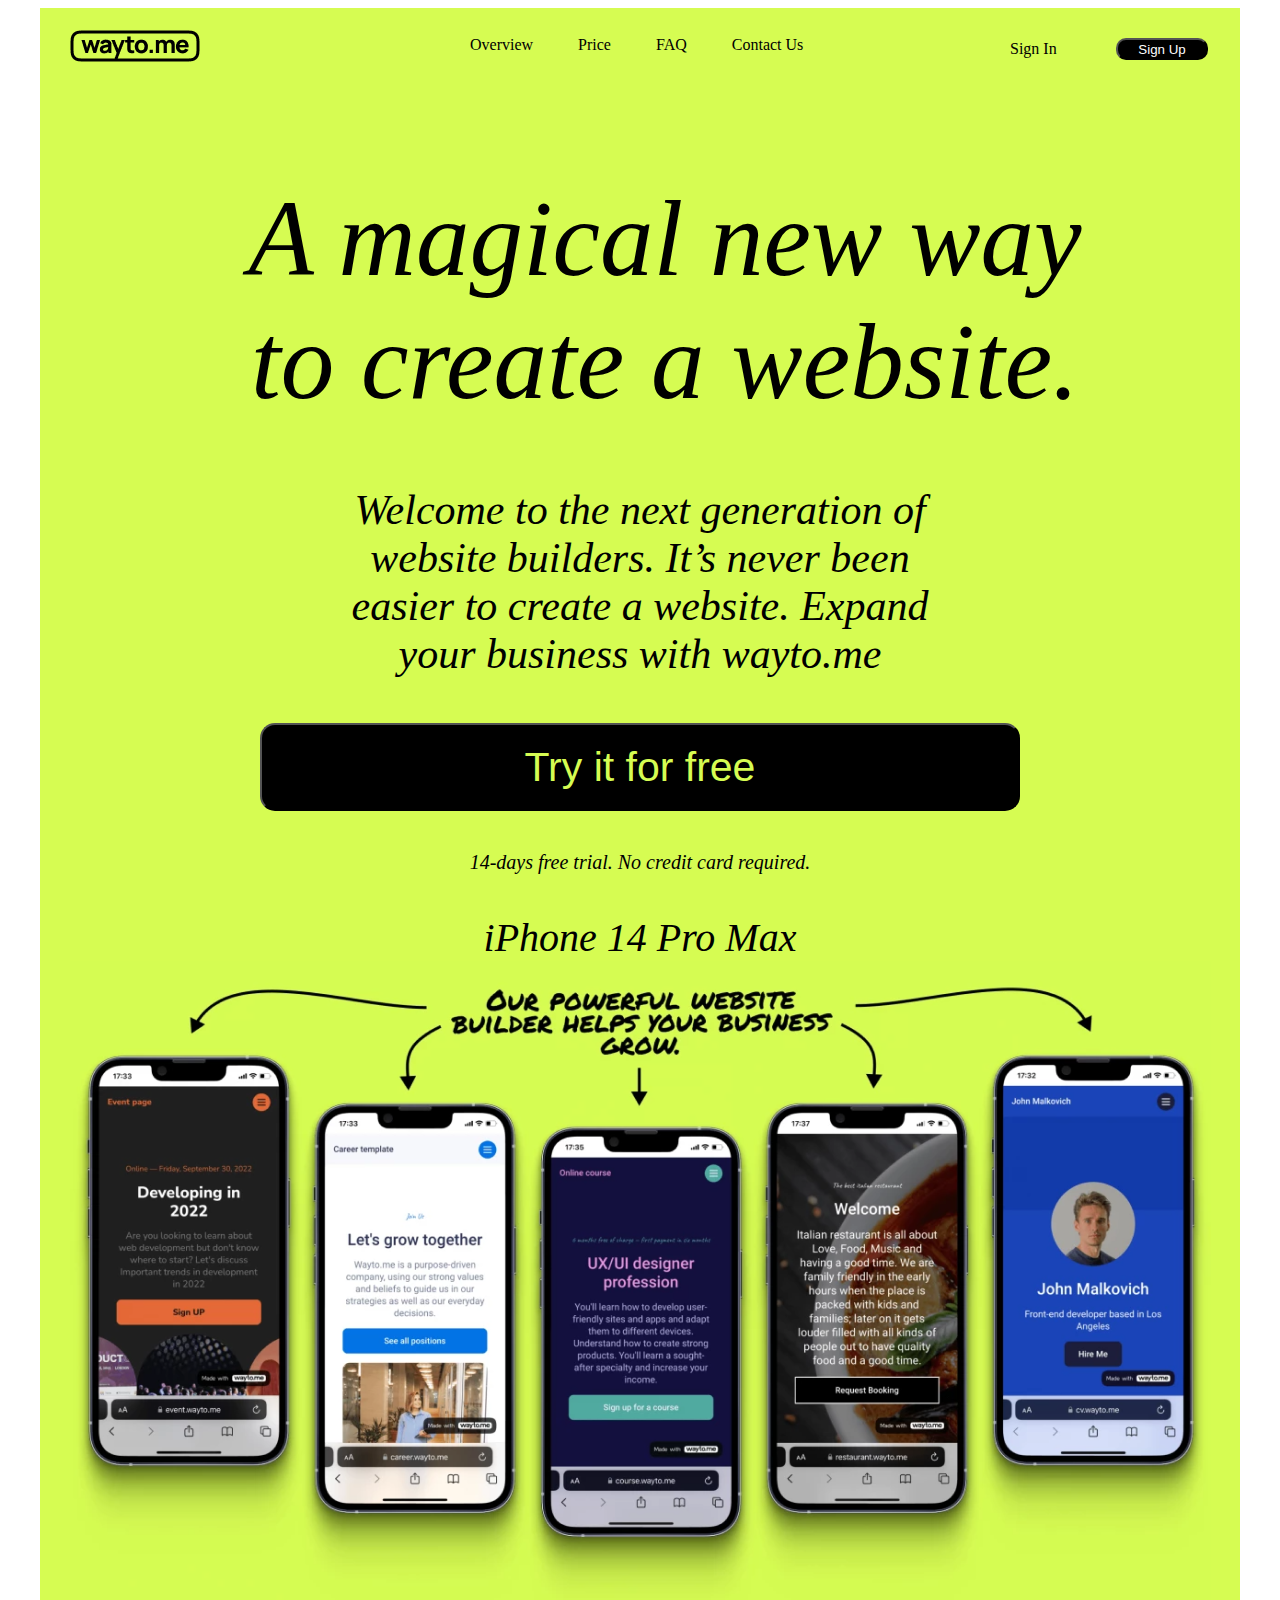
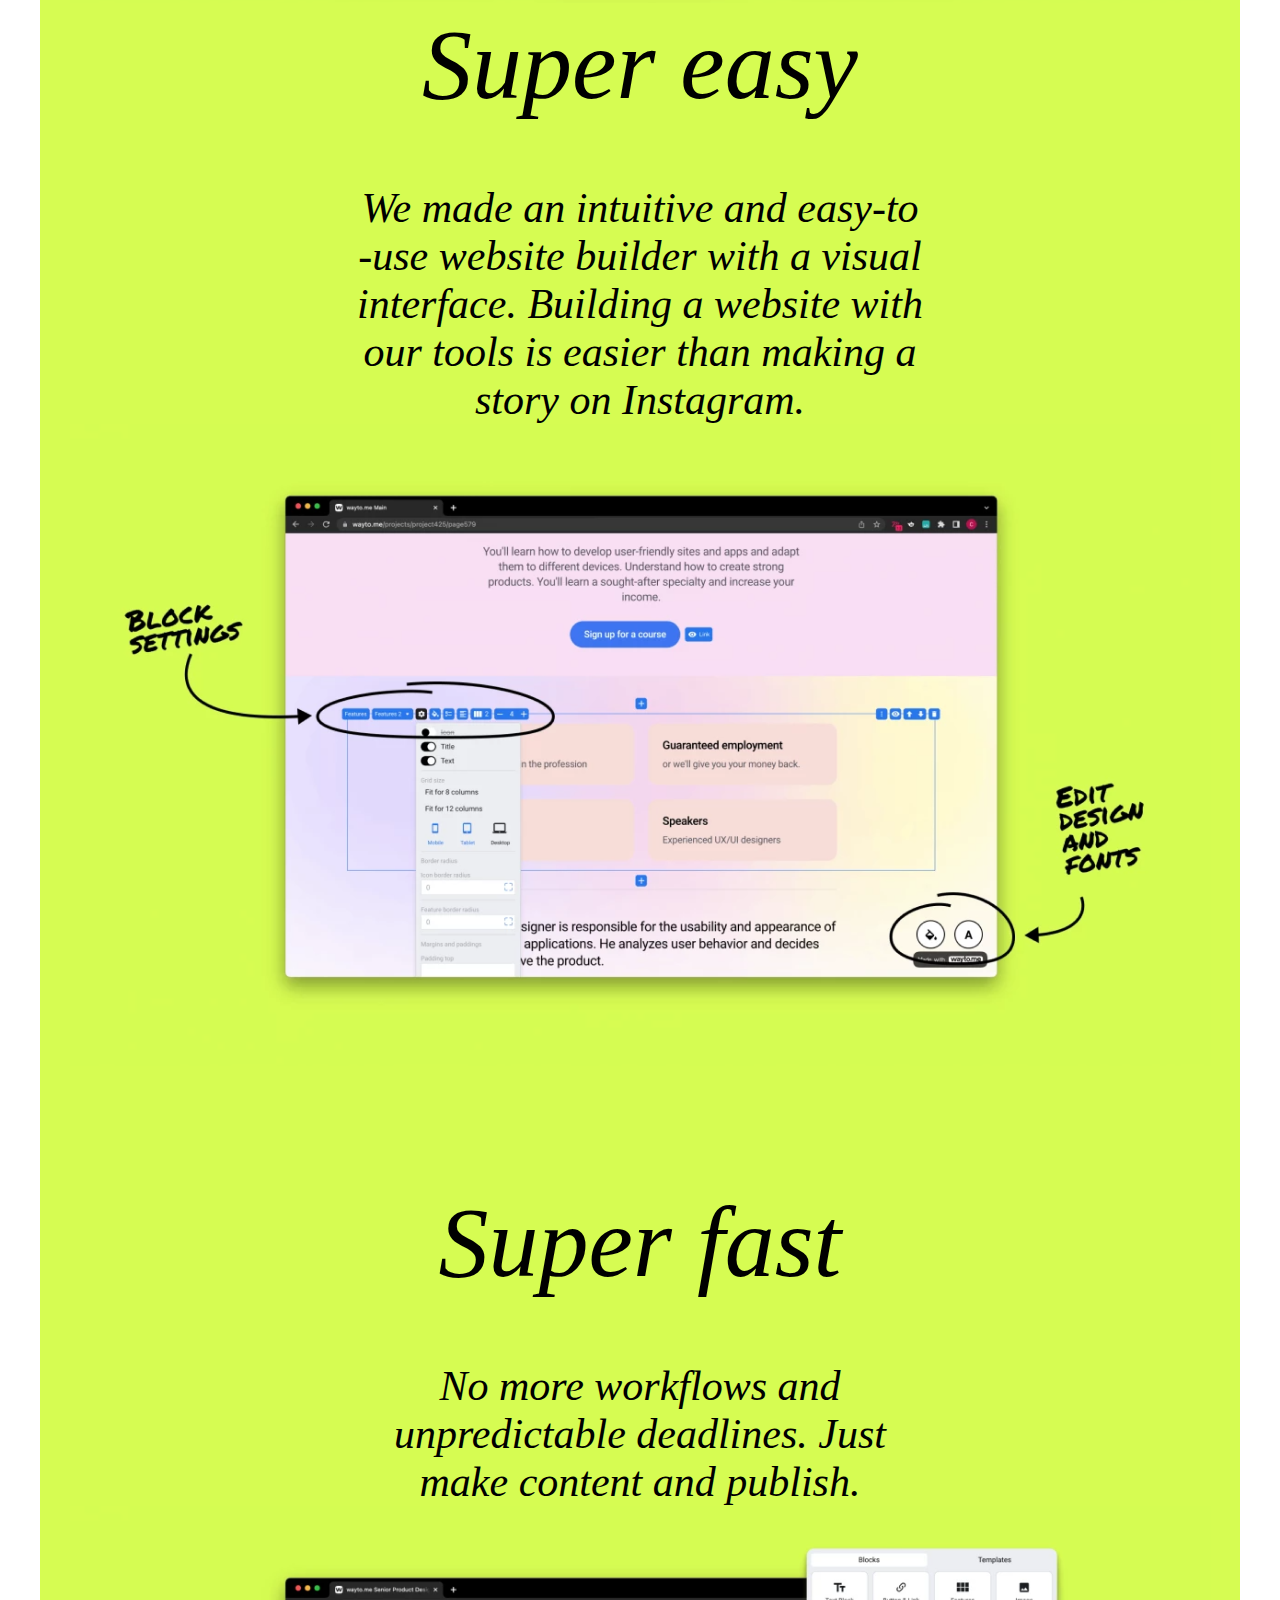
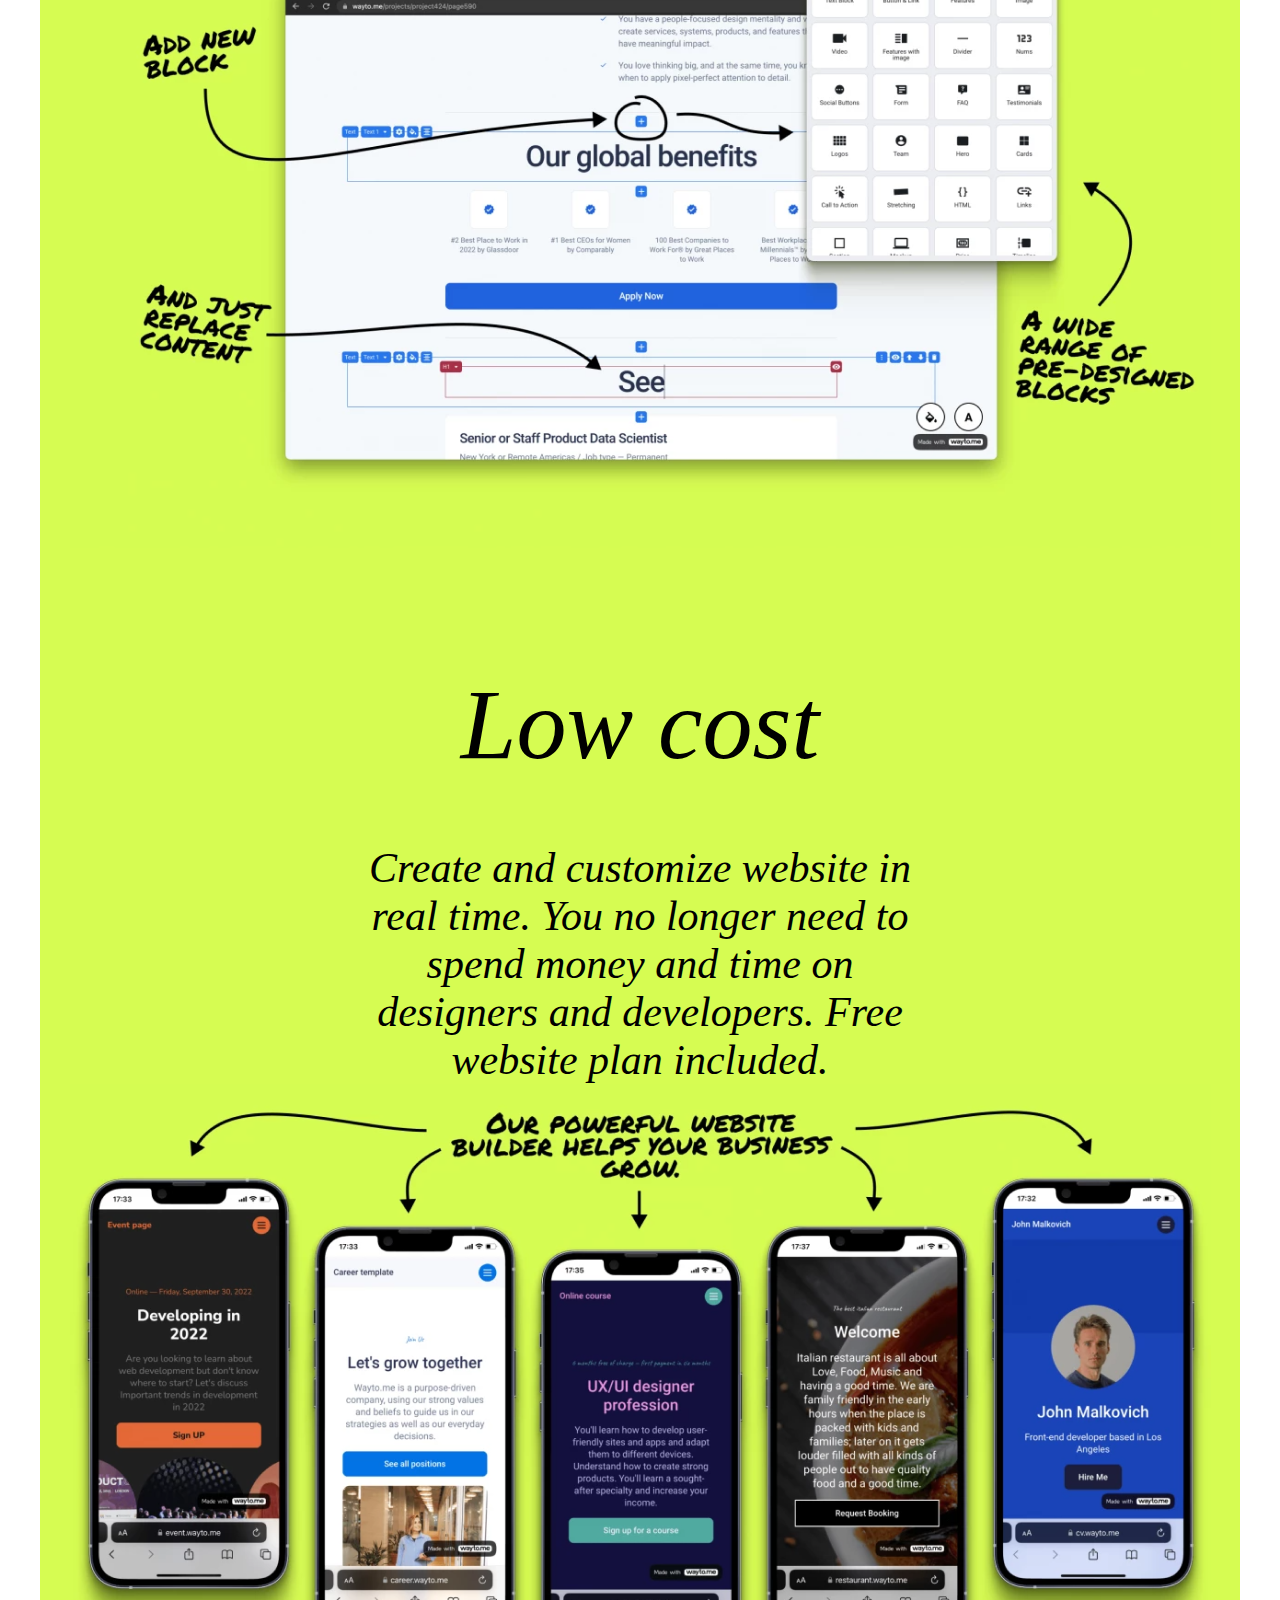
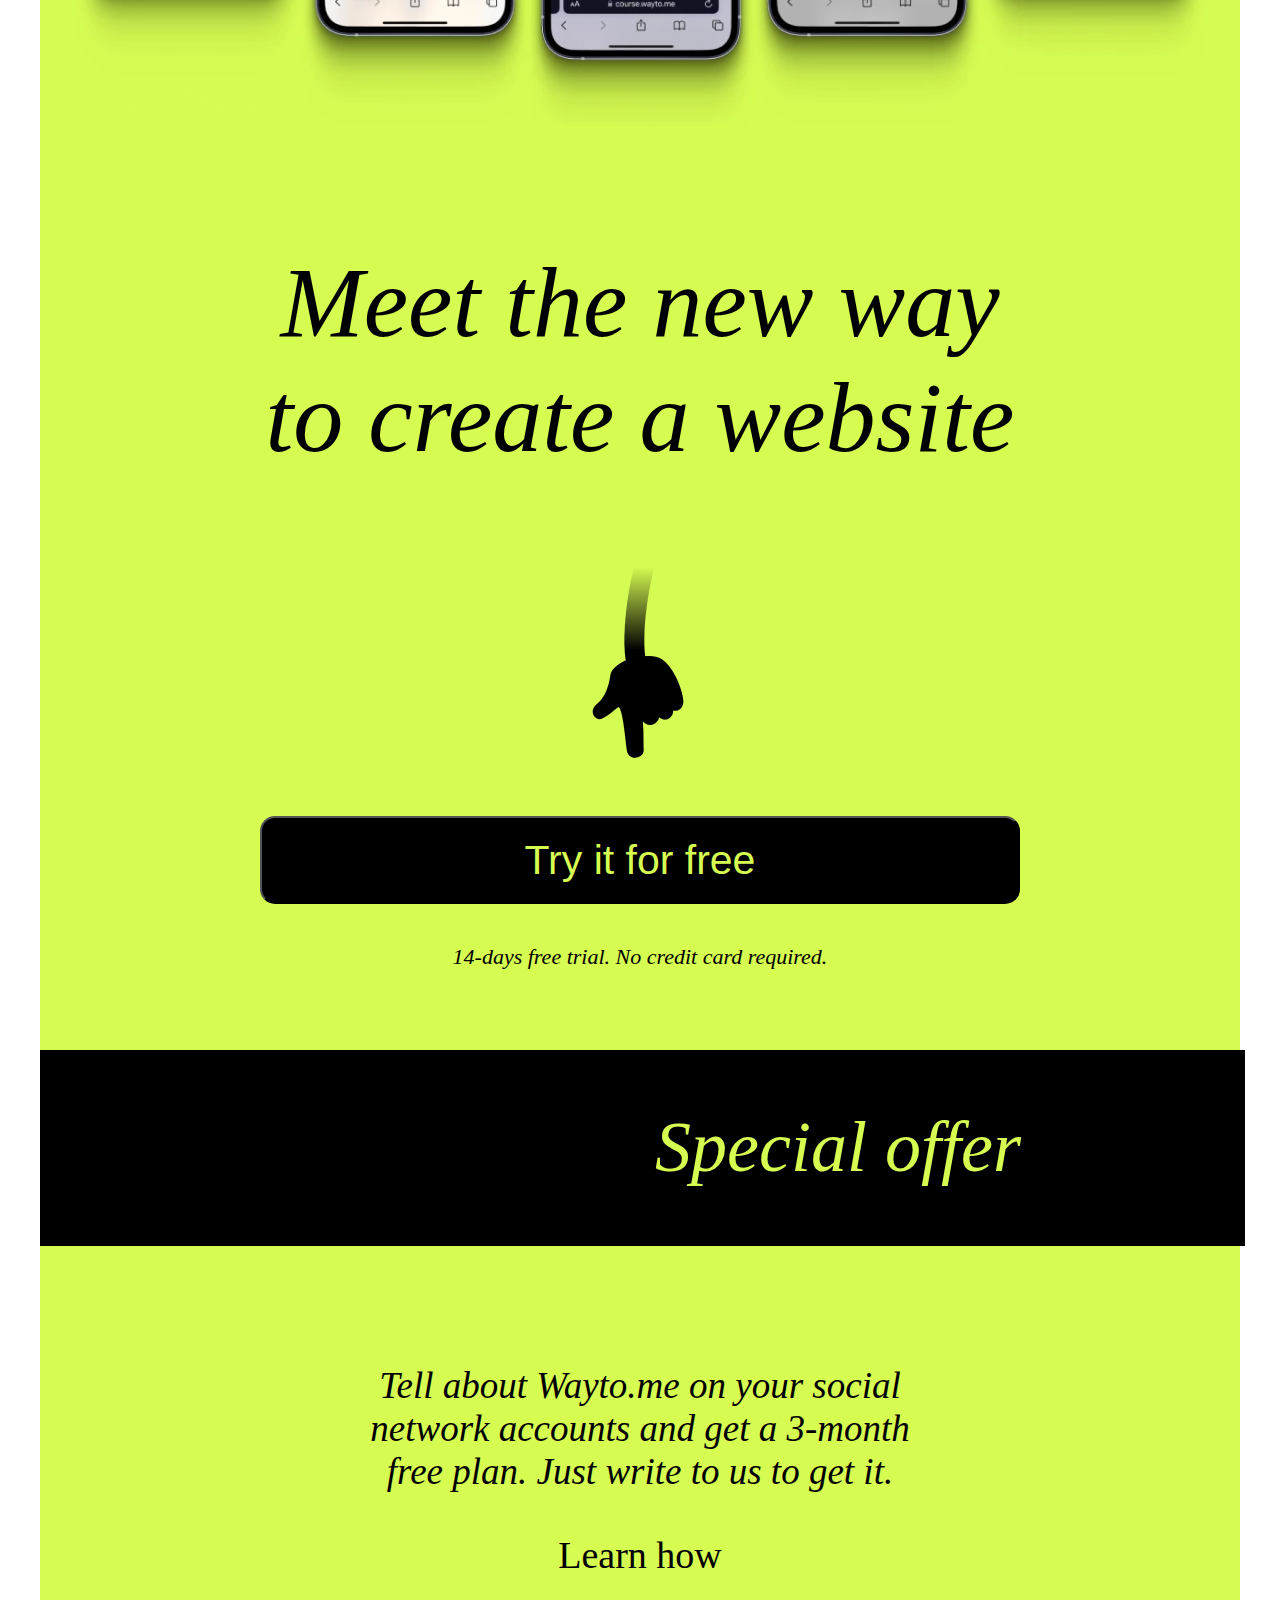
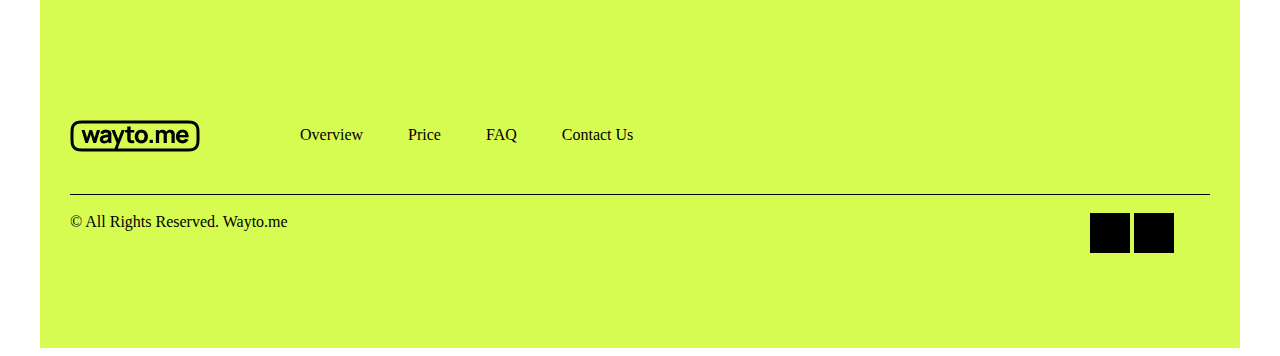
<file: index.html>
<!DOCTYPE html>
<html lang="en">
<head>
    <meta charset="UTF-8">
    <meta http-equiv="X-UA-Compatible" content="IE=edge">
    <meta name="viewport" content="width=device-width, initial-scale=1.0">
    <link rel="stylesheet" href="main.css">
    <title>JS Figma</title>
</head>
<body>
    <div class="container">
        <div class="body">
            <div class="navbar">
                <div id="img1">
                    <img src="img/nav-brend.png" alt="">
                </div>
                <ul id="ul">
                    <li>Overview</li>
                    <li>Price</li>
                    <li>FAQ</li>
                    <li>Contact Us</li>
                </ul>

                <div id="text1">
                    Sign In
                </div>

                <button id="button" type="button">Sign Up</button>
            </div>
            <div id="text2">
                <i>A magical new way <br> to create a website.</i>
            </div> 

            <div id="lorem1">
                <i>Welcome to the next generation of <br> website builders. It’s never been <br> easier to create a website. Expand <br> your business with wayto.me</i>
            </div>

            <button id="btn" type="button">Try it for free</button>

            <div id="text3">
                <i>14-days free trial. No credit card required.</i>
            </div>
            
            <div id="text4">
                <i>iPhone 14 Pro Max</i>
            </div>

            <div id="img2">
                <img src="img/iPHONE.png" alt="">
            </div>

            <div id="text5">
                <i>Super easy</i>
            </div>

            <div id="lorem2">
                <i>We made an intuitive and easy-to <br> -use website builder with a visual <br> interface. Building a website with <br> our tools is easier than making a <br> story on Instagram.</i>
            </div>

            <div id="img3">
                <img src="img/tushuntirish.png" alt="">
            </div>

            <div id="text6">
                <i>Super fast</i>
            </div>

            <div id="lorem3">
                <i>No more workflows and <br> unpredictable deadlines. Just <br> make content and publish.</i>
            </div>

            <div id="img4">
                <img src="img/tushuntirish2.png" alt="">
            </div>

            <div id="text7">
                <i>Low cost</i>
            </div>

            <div id="lorem4">
                <i>Create and customize website in <br> real time. You no longer need to <br> spend money and time on <br> designers and developers. Free <br> website plan included.</i>
            </div>

            <div id="img5">
                <img src="img/iPHONE.png" alt="">
            </div>

            <div id="text8">
                <i>Meet the new way <br> to create a website</i>
            </div>

            <div id="img6">
                <img src="img/qol.png" alt="">
            </div>

            <button id="btn2" type="button">Try it for free</button>

            <div id="text9">
                <i>14-days free trial. No credit card required.</i>
            </div>

            <div id="box1">
            </div>

            <div id="text10">
                <i>Special offer</i>
            </div>

            <div id="lorem5">
                <i>Tell about Wayto.me on your social <br> network accounts and get a 3-month <br> free plan. Just write to us to get it.</i>
            </div>
            
            <div id="text11">
                Learn how
            </div>

            <div id="img7">
                <img src="img/nav-brend.png" alt="">
            </div>

            <ul id="kill">
                <li>Overview</li>
                <li>Price</li>
                <li>FAQ</li>
                <li>Contact Us</li>
            </ul>

            <div id="box2">
            </div>

            <div id="text12">
                © All Rights Reserved. Wayto.me
            </div>

            <div id="img8">
                <img src="img/kvadrat.png" alt="">
                <img src="img/kvadrat.png" alt="">
            </div>
        </div>
    </div>



    <script src="app.js"></script>
</body>
</html>
</file>
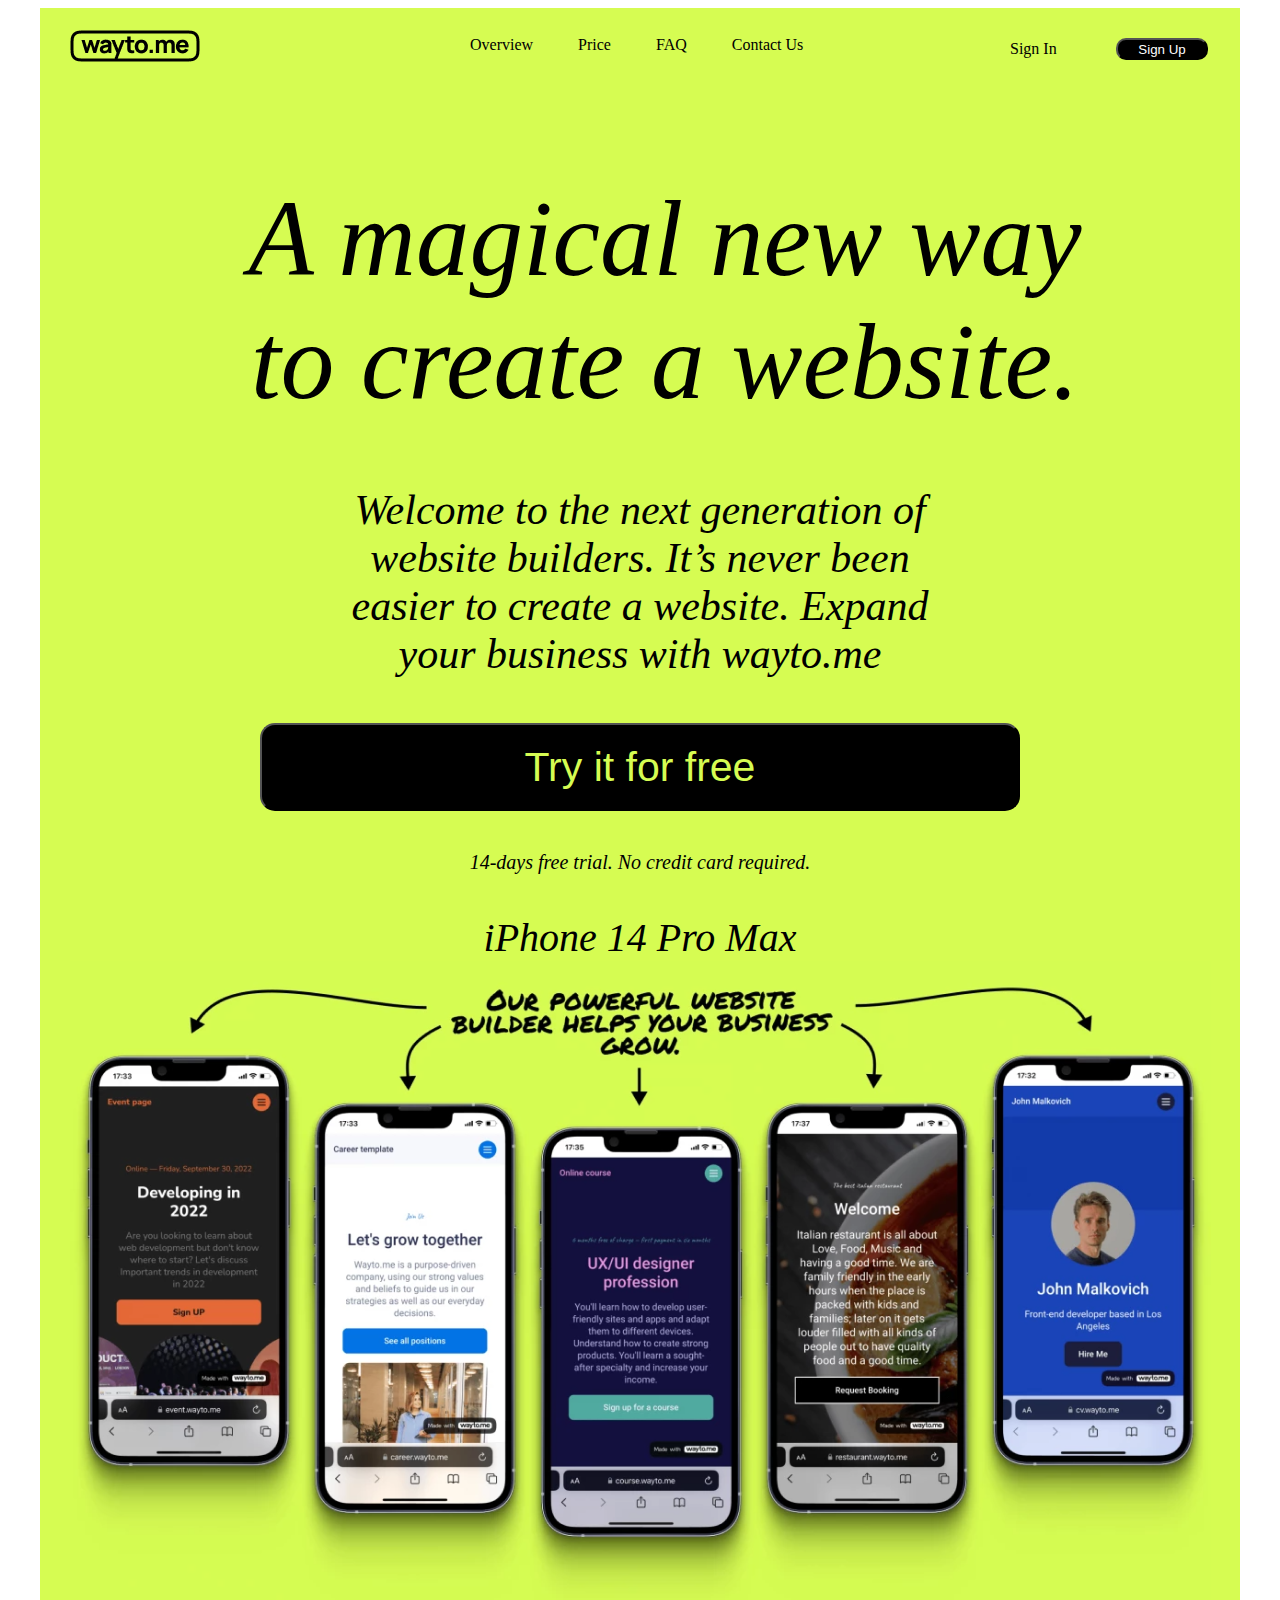
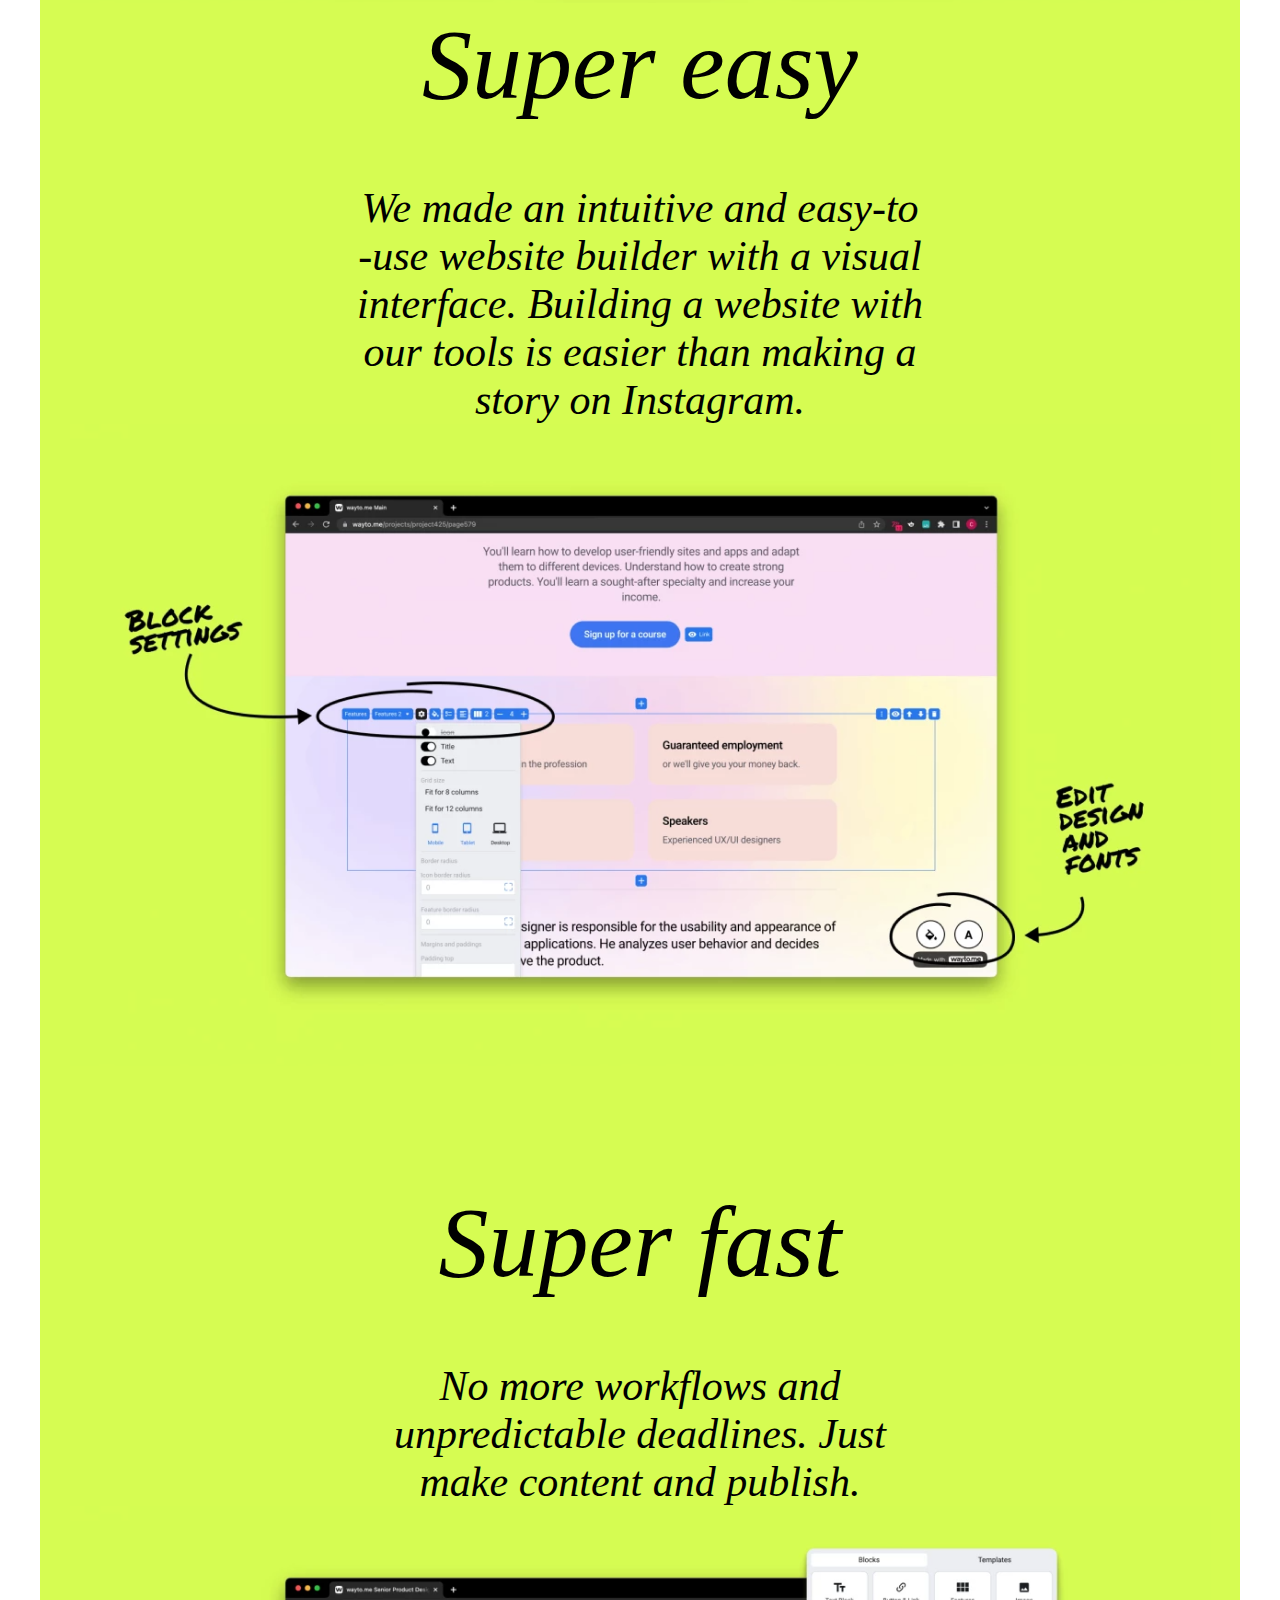
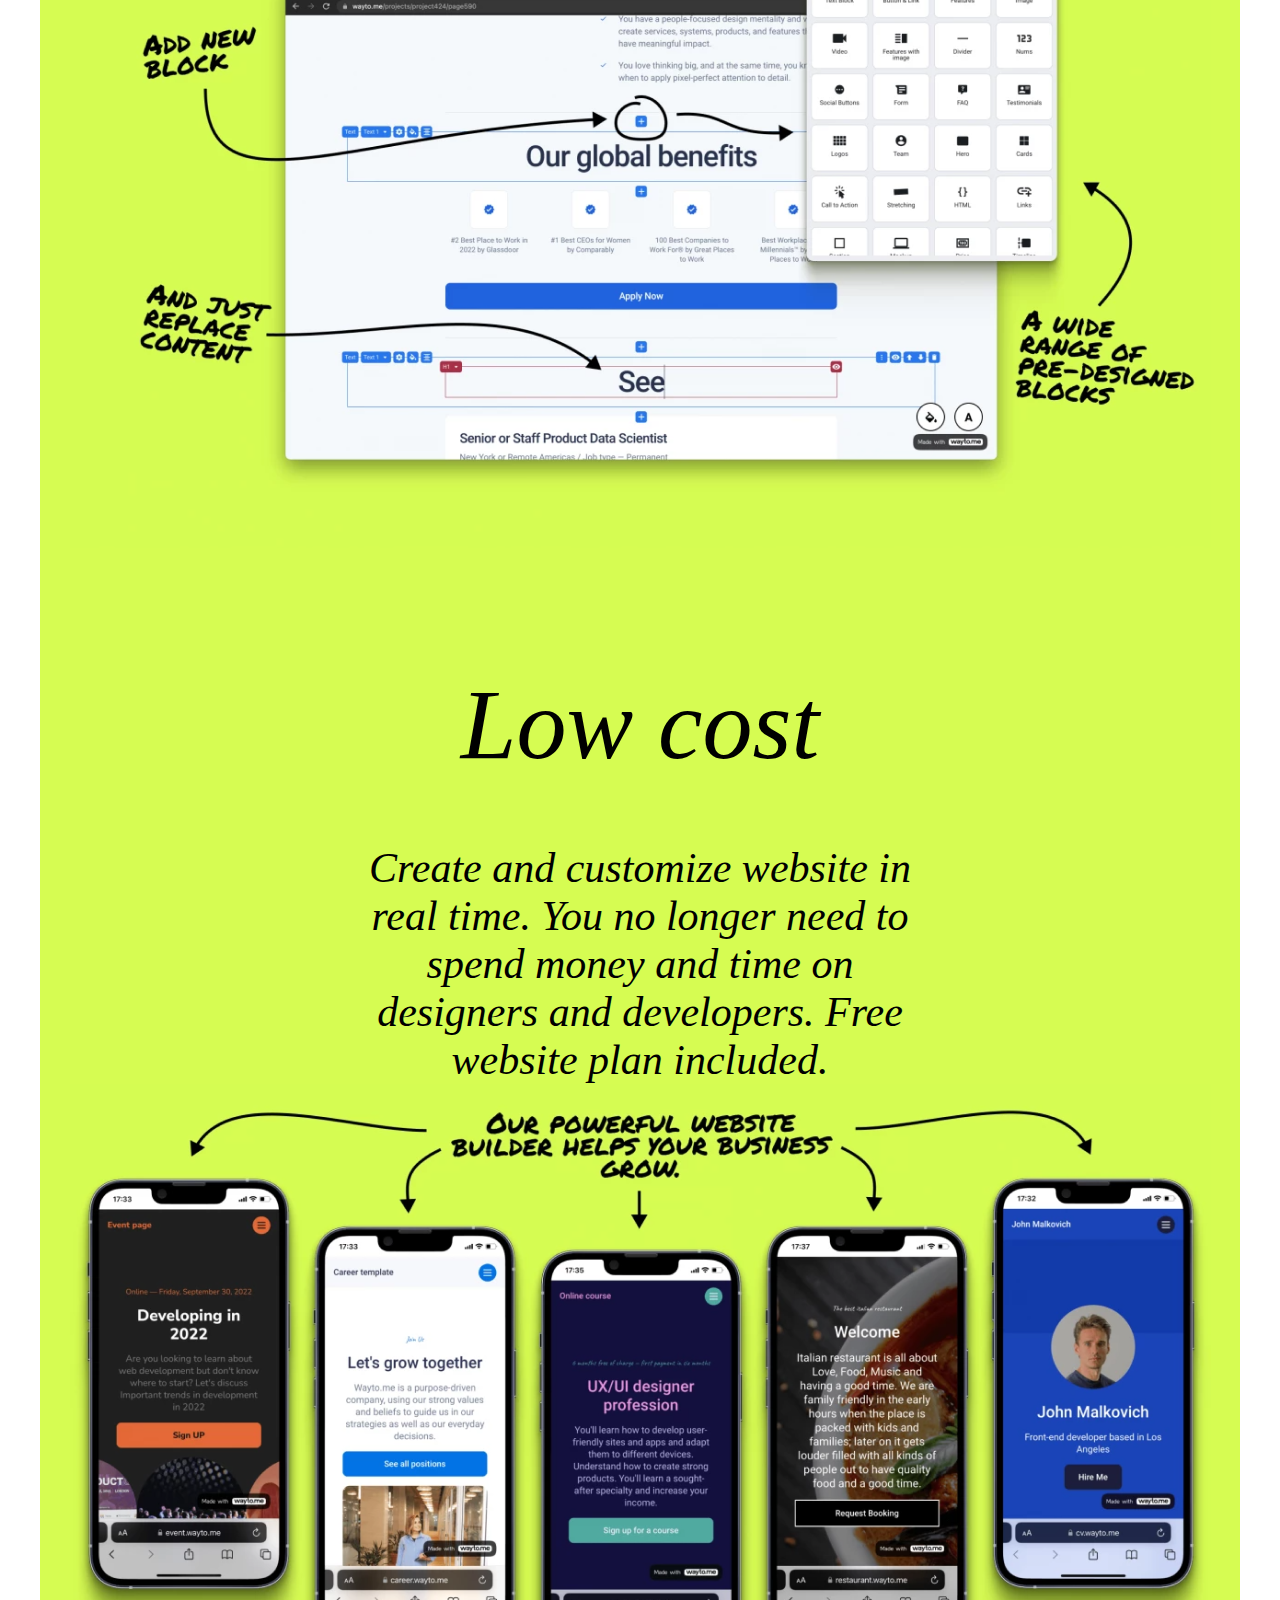
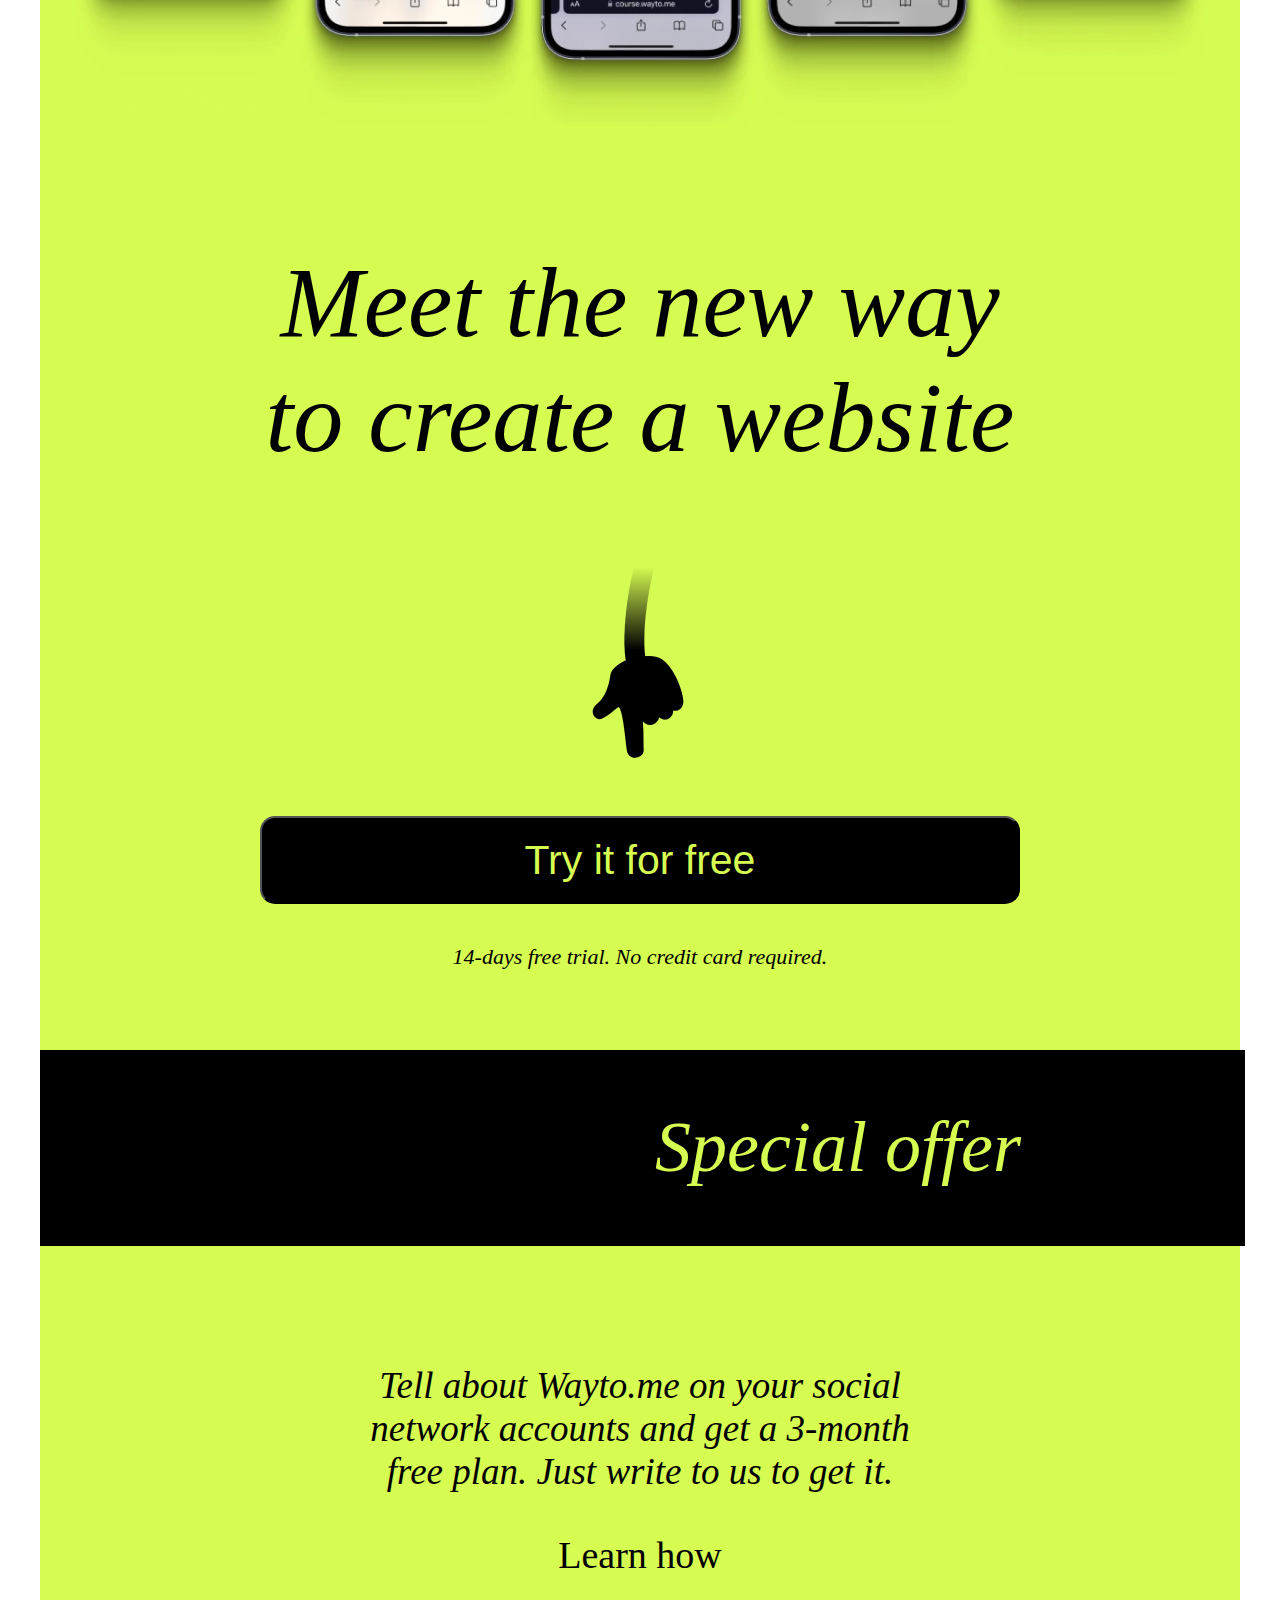
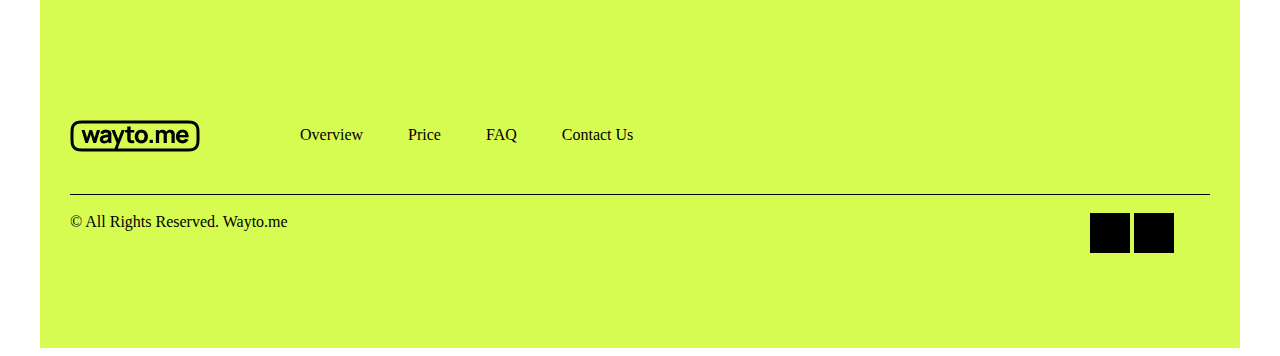
<file: JS Figma.html>
<!DOCTYPE html>
<!-- saved from url=(0032)http://127.0.0.1:5500/index.html -->
<html lang="en"><head><meta http-equiv="Content-Type" content="text/html; charset=UTF-8">
    
    <meta http-equiv="X-UA-Compatible" content="IE=edge">
    <meta name="viewport" content="width=device-width, initial-scale=1.0">
    <link rel="stylesheet" href="./JS Figma_files/main.css">
    <title>JS Figma</title>
</head>
<body>
    <div class="container">
        <div class="body">
            <div class="navbar">
                <div id="img1" style="margin-left: 30px; padding-top: 22px;">
                    <img src="./JS Figma_files/nav-brend.png" alt="">
                </div>
                <ul id="ul" style="display: flex; list-style: none; gap: 45px; margin-left: 390px; margin-top: -30px; cursor: pointer;">
                    <li>Overview</li>
                    <li>Price</li>
                    <li>FAQ</li>
                    <li>Contact Us</li>
                </ul>

                <div id="text1" style="margin-left: 970px; margin-top: -30px; cursor: pointer;">
                    Sign In
                </div>

                <button id="button" type="button" style="width: 92px; height: 22px; border-radius: 10px; background: black; color: white; margin-left: 1076px; margin-top: -20px; position: absolute; cursor: pointer;">Sign Up</button>
            </div>
            <div id="text2" style="font-size: 107px; margin-left: 50px; text-align: center; margin-top: 120px; cursor: pointer;">
                <i>A magical new way <br> to create a website.</i>
            </div> 

            <div id="lorem1" style="font-size: 42px; text-align: center; margin-top: 62px; cursor: pointer;">
                <i>Welcome to the next generation of <br> website builders. It’s never been <br> easier to create a website. Expand <br> your business with wayto.me</i>
            </div>

            <button id="btn" type="button" style="width: 760px; height: 88px; border-radius: 15px; background: black; color: rgb(214, 252, 82); font-size: 41px; margin-left: 220px; margin-top: 45px;">Try it for free</button>

            <div id="text3" style="font-size: 20px; text-align: center; margin-top: 40px; cursor: pointer;">
                <i>14-days free trial. No credit card required.</i>
            </div>
            
            <div id="text4" style="cursor: pointer; font-size: 40px; text-align: center; margin-top: 40px;">
                <i>iPhone 14 Pro Max</i>
            </div>

            <div id="img2" style="margin-left: 30px;">
                <img src="./JS Figma_files/iPHONE.png" alt="">
            </div>

            <div id="text5" style="font-size: 100px; text-align: center; cursor: pointer;">
                <i>Super easy</i>
            </div>

            <div id="lorem2" style="font-size: 42px; text-align: center; margin-top: 62px; cursor: pointer;">
                <i>We made an intuitive and easy-to <br> -use website builder with a visual <br> interface. Building a website with <br> our tools is easier than making a <br> story on Instagram.</i>
            </div>

            <div id="img3" style="margin-left: 30px;">
                <img src="./JS Figma_files/tushuntirish.png" alt="">
            </div>

            <div id="text6" style="font-size: 100px; margin-top: 115px; text-align: center; cursor: pointer;">
                <i>Super fast</i>
            </div>

            <div id="lorem3" style="font-size: 42px; text-align: center; margin-top: 62px; cursor: pointer;">
                <i>No more workflows and <br> unpredictable deadlines. Just <br> make content and publish.</i>
            </div>

            <div id="img4" style="margin-left: 30px;">
                <img src="./JS Figma_files/tushuntirish2.png" alt="">
            </div>

            <div id="text7" style="font-size: 100px; margin-top: 115px; text-align: center; cursor: pointer;">
                <i>Low cost</i>
            </div>

            <div id="lorem4" style="font-size: 42px; text-align: center; margin-top: 62px; cursor: pointer;">
                <i>Create and customize website in <br> real time. You no longer need to <br> spend money and time on <br> designers and developers. Free <br> website plan included.</i>
            </div>

            <div id="img5" style="margin-left: 30px;">
                <img src="./JS Figma_files/iPHONE.png" alt="">
            </div>

            <div id="text8" style="font-size: 100px; margin-top: 115px; text-align: center; cursor: pointer;">
                <i>Meet the new way <br> to create a website</i>
            </div>

            <div id="img6" style="margin-left: 400px; margin-top: 67px;">
                <img src="./JS Figma_files/qol.png" alt="">
            </div>

            <button id="btn2" type="button" style="width: 760px; height: 88px; border-radius: 15px; background: black; color: rgb(214, 252, 82); font-size: 41px; margin-left: 220px; margin-top: 45px;">Try it for free</button>

            <div id="text9" style="font-size: 22px; cursor: pointer; text-align: center; margin-top: 40px;">
                <i>14-days free trial. No credit card required.</i>
            </div>

            <div id="box1" style="width: 1205px; height: 196px; background: black; margin-top: 80px;">
            </div>

            <div id="text10" style="font-size: 72px; margin-left: 615px; margin-top: -140px; color: rgb(214, 252, 82); cursor: pointer;">
                <i>Special offer</i>
            </div>

            <div id="lorem5" style="font-size: 37px; text-align: center; margin-top: 175px; cursor: pointer;">
                <i>Tell about Wayto.me on your social <br> network accounts and get a 3-month <br> free plan. Just write to us to get it.</i>
            </div>
            
            <div id="text11" style="font-size: 38px; text-align: center; margin-top: 40px; cursor: pointer;">
                Learn how
            </div>

            <div id="img7" style="margin-left: 30px; margin-top: 143px;">
                <img src="./JS Figma_files/nav-brend.png" alt="">
            </div>

            <ul id="kill" style="display: flex; list-style: none; gap: 45px; margin-left: 220px; margin-top: -30px; cursor: pointer;">
                <li>Overview</li>
                <li>Price</li>
                <li>FAQ</li>
                <li>Contact Us</li>
            </ul>

            <div id="box2" style="width: 1140px; height: 1px; background: black; margin-left: 30px; margin-top: 50px;">
            </div>

            <div id="text12" style="cursor: pointer; margin-left: 30px; margin-top: 18px;">
                © All Rights Reserved. Wayto.me
            </div>

            <div id="img8" style="margin-left: 1050px; margin-top: -18px;">
                <img src="./JS Figma_files/kvadrat.png" alt="">
                <img src="./JS Figma_files/kvadrat.png" alt="">
            </div>
        </div>
    </div>



    <script src="./JS Figma_files/app.js"></script>
<!-- Code injected by live-server -->
<script>
	// <![CDATA[  <-- For SVG support
	if ('WebSocket' in window) {
		(function () {
			function refreshCSS() {
				var sheets = [].slice.call(document.getElementsByTagName("link"));
				var head = document.getElementsByTagName("head")[0];
				for (var i = 0; i < sheets.length; ++i) {
					var elem = sheets[i];
					var parent = elem.parentElement || head;
					parent.removeChild(elem);
					var rel = elem.rel;
					if (elem.href && typeof rel != "string" || rel.length == 0 || rel.toLowerCase() == "stylesheet") {
						var url = elem.href.replace(/(&|\?)_cacheOverride=\d+/, '');
						elem.href = url + (url.indexOf('?') >= 0 ? '&' : '?') + '_cacheOverride=' + (new Date().valueOf());
					}
					parent.appendChild(elem);
				}
			}
			var protocol = window.location.protocol === 'http:' ? 'ws://' : 'wss://';
			var address = protocol + window.location.host + window.location.pathname + '/ws';
			var socket = new WebSocket(address);
			socket.onmessage = function (msg) {
				if (msg.data == 'reload') window.location.reload();
				else if (msg.data == 'refreshcss') refreshCSS();
			};
			if (sessionStorage && !sessionStorage.getItem('IsThisFirstTime_Log_From_LiveServer')) {
				console.log('Live reload enabled.');
				sessionStorage.setItem('IsThisFirstTime_Log_From_LiveServer', true);
			}
		})();
	}
	else {
		console.error('Upgrade your browser. This Browser is NOT supported WebSocket for Live-Reloading.');
	}
	// ]]>
</script>

</body></html>
</file>
<file: main.css>
.container{
height: 6740px;
width: 1200px;
background: #D6FC52;
margin: 0 auto;
padding: 0;
}
</file>
<file: JS Figma_files/main.css>
.container{
height: 6740px;
width: 1200px;
background: #D6FC52;
margin: 0 auto;
padding: 0;
}
</file>
